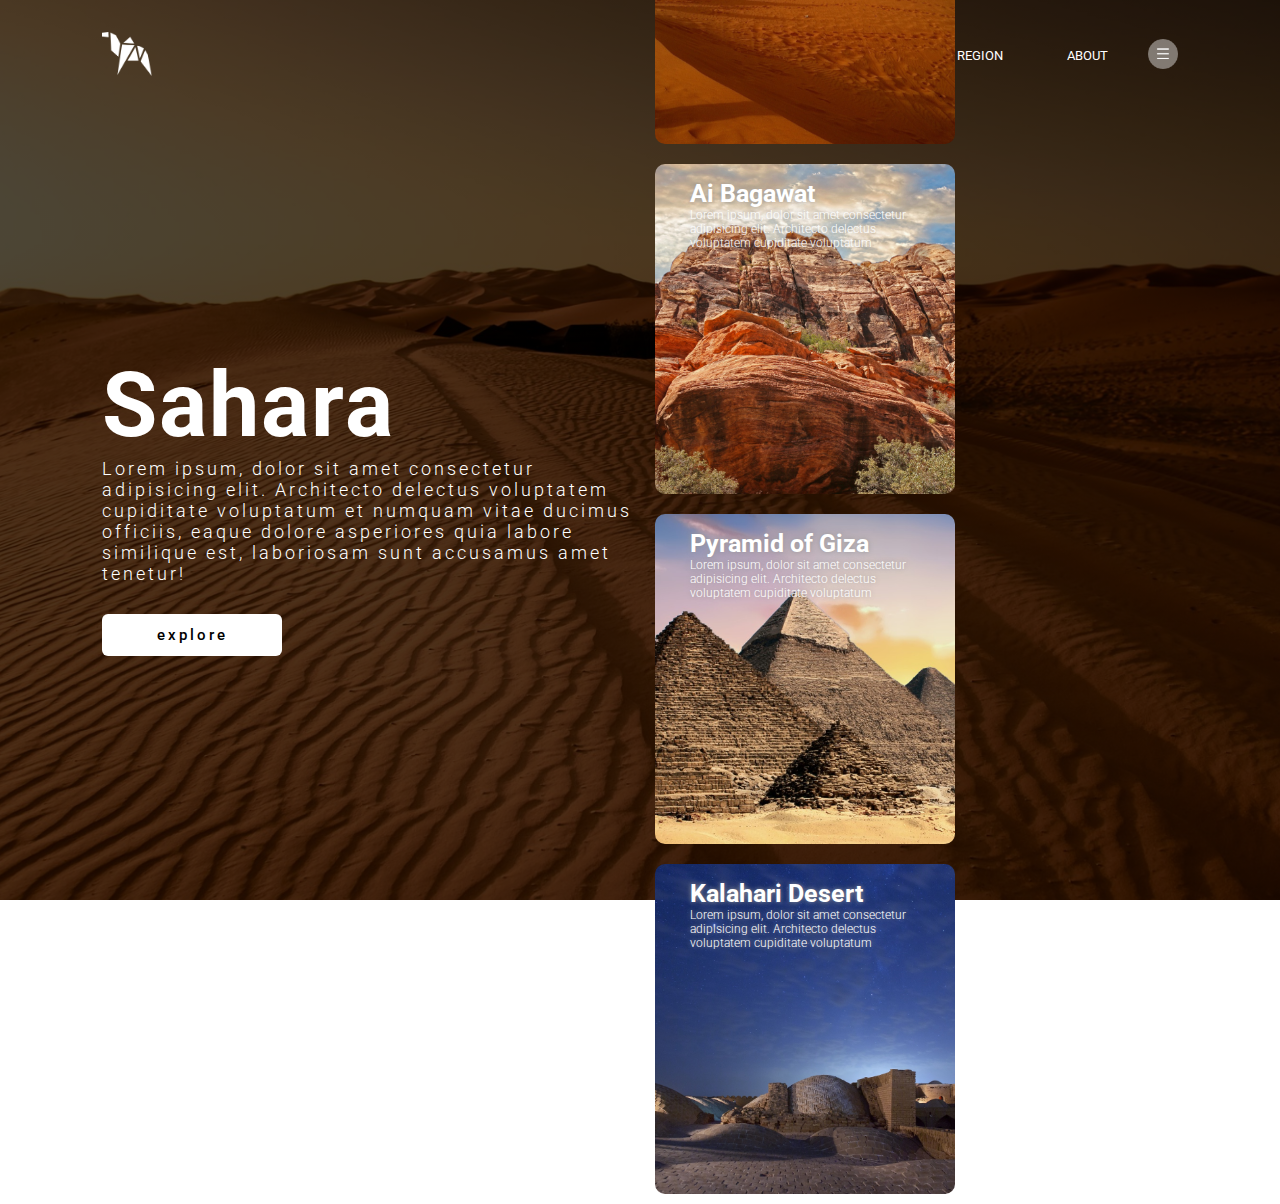
<file: saara_estudo/index.html>
<!DOCTYPE html>
<html lang="en">
<head>
    <meta charset="UTF-8">
    <meta http-equiv="X-UA-Compatible" content="IE=edge">
    <meta name="viewport" content="width=device-width, initial-scale=1.0">
    <title>Saahara Tutorial</title>

    <link rel="stylesheet" href="style.css">

    <link rel="preconnect" href="https://fonts.gstatic.com">
    <link href="https://fonts.googleapis.com/css2?family=Roboto:ital,wght@0,100;0,300;0,400;0,500;0,700;0,900;1,100;1,300;1,400;1,500;1,700;1,900&display=swap" rel="stylesheet">
</head>
<body>
    <div class="container">
        <div class="navbar">
            <img src="images/logo.png" alt="logo" class="logo">
            <nav>
            <ul>
                <li><a href="">HOME</a></li>
                <li><a href="">REGION</a></li>
                <li><a href="">ABOUT</a></li>
            </ul>
            </nav>

            <img src="images/menu.png" alt="menu-icon" class="menu-icon">
        </div>

        <div class="row">
            <div class="col">
                <h1>Sahara</h1>
                <p>
                    Lorem ipsum, dolor sit amet consectetur adipisicing elit. Architecto delectus voluptatem cupiditate voluptatum 
                    et numquam vitae ducimus officiis, eaque dolore asperiores quia labore similique est, laboriosam sunt accusamus amet tenetur!
                </p>
                <button type="button">explore</button>
            </div>
            <div class="col">
                <div class="card card1">
                    <h5>Western Desert</h5>
                    <p>Lorem ipsum, dolor sit amet consectetur adipisicing elit. 
                    Architecto delectus voluptatem cupiditate voluptatum</p>
                </div>

                <div class="card card2">
                    <h5>Ai Bagawat</h5>
                    <p>Lorem ipsum, dolor sit amet consectetur adipisicing elit. 
                    Architecto delectus voluptatem cupiditate voluptatum</p>
                </div>

                <div class="card card3">
                    <h5>Pyramid of Giza</h5>
                    <p>Lorem ipsum, dolor sit amet consectetur adipisicing elit. 
                    Architecto delectus voluptatem cupiditate voluptatum</p>
                </div>

                <div class="card card4">
                    <h5>Kalahari Desert</h5>
                    <p>Lorem ipsum, dolor sit amet consectetur adipisicing elit. 
                    Architecto delectus voluptatem cupiditate voluptatum</p>
                </div>
            </div>
        </div>
    </div>
</body>
</html>
</file>
<file: saara_estudo/style.css>
* {
    margin: 0;
    padding: 0;
    font-family: 'Roboto', sans-serif;
}

.container {
    width: 100%;
    height: 100vh;
    background-image: linear-gradient(rgba(0,0,0,0.7), rgba(0,0,0,0.7)), url(images/background.png);
    background-position: center;
    background-size: cover;
    padding-left: 8%;
    padding-right: 8%;
    box-sizing: border-box;
}

.navbar {
    height: 12%;
    display: flex;
    align-items: center ;
}

.logo {
    width: 50px;
    cursor: pointer;
}

.menu-icon{
    width: 30px;
    cursor: pointer;
    margin-left: 40px;
}

nav{
    flex: 1;
    text-align: right;
}

nav ul li{
 list-style: none;
 display: inline-block;
 margin-left: 60px;
}

nav ul li a{
    text-decoration: none;
    color: #fff;
    font-size: 13px;
}

.row{
    display: flex;
    height: 88%;
    align-items: center;
}

.col{
    flex-basis: 50%;
}

h1{
    color: #fff;
    font-size: 90px;
    letter-spacing: 2px;
}

p{
    color: #fff;
    font-size: 18px;
    line-height: 21px;
    font-weight: 300;
    letter-spacing: 3px;
}

button{
    width: 180px;
    color: #000;
    font-size: 15px;
    font-weight: 500;
    letter-spacing: 3px;
    padding: 12px 0;
    background-color: #fFF;
    border: 0;
    border-radius: 6px;
    outline: none;
    margin-top: 30px;
}

.card{
    width: 300px;
    height: 330px;
    display: inline-block;
    border-radius: 10px;
    padding: 15px 35px;
    box-sizing: border-box;
    cursor: pointer;
    margin: 10px 15px;
    background-position: center;
    background-size: cover;
    transition: transform 0.5s;
}

.card p{
    font-size: 12px;
    letter-spacing: 0px;
    line-height: 14px;
    text-shadow: 0 0 5px #999;
}

.card1{
    background-image: url(images/pic-1.png);
}

.card2{
    background-image: url(images/pic-2.png);
}

.card3{
    background-image: url(images/pic-3.png);
}

.card4{
    background-image: url(images/pic-4.png);
}

.card:hover{
    transform: translateY(-10px);
}

h5{
    color: #fff;
    text-shadow: 0 0 5px #999;
    font-size: 25px;
}
</file>
